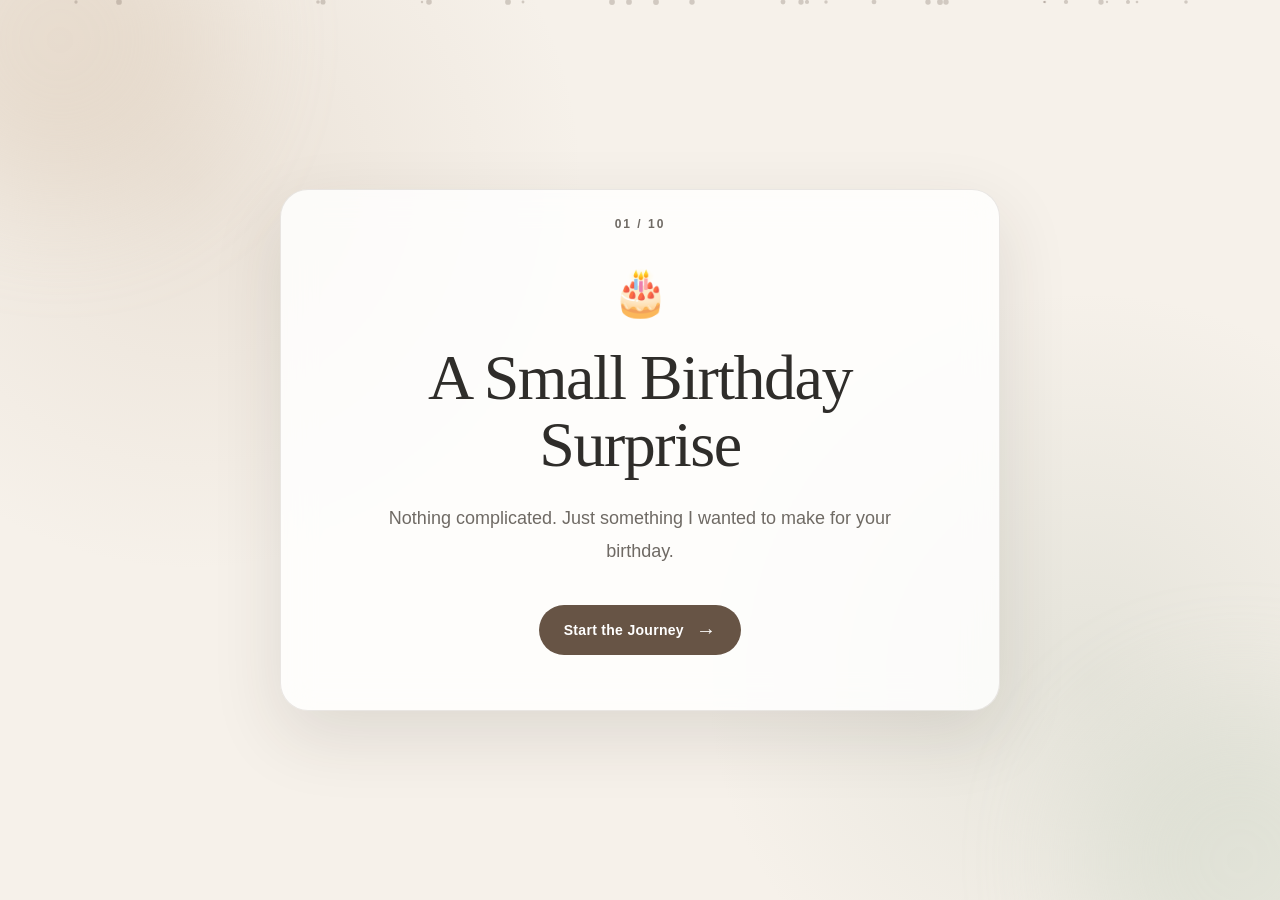
<file: index.html>
<!DOCTYPE html>
<html lang="en">
<head>
    <meta charset="UTF-8">
    <meta name="viewport" content="width=device-width, initial-scale=1.0">
    <title>A Small Birthday Surprise</title>
    <link rel="stylesheet" href="css/style.css">
</head>
<body data-page="1">
    <div class="background">
        <span class="orb orb-one"></span>
        <span class="orb orb-two"></span>
        <div class="particles"></div>
    </div>

    <main class="page">
        <div class="card">
            <div class="page-number">01 / 10</div>
            <div class="icon">🎂</div>
            <h1>A Small Birthday Surprise</h1>
            <p>Nothing complicated. Just something I wanted to make for your birthday.</p>

            

            <a class="next-button" href="page2.html">Start the Journey <span>→</span></a>
        </div>
    </main>

    <script src="js/script.js"></script>
</body>
</html>
</file>
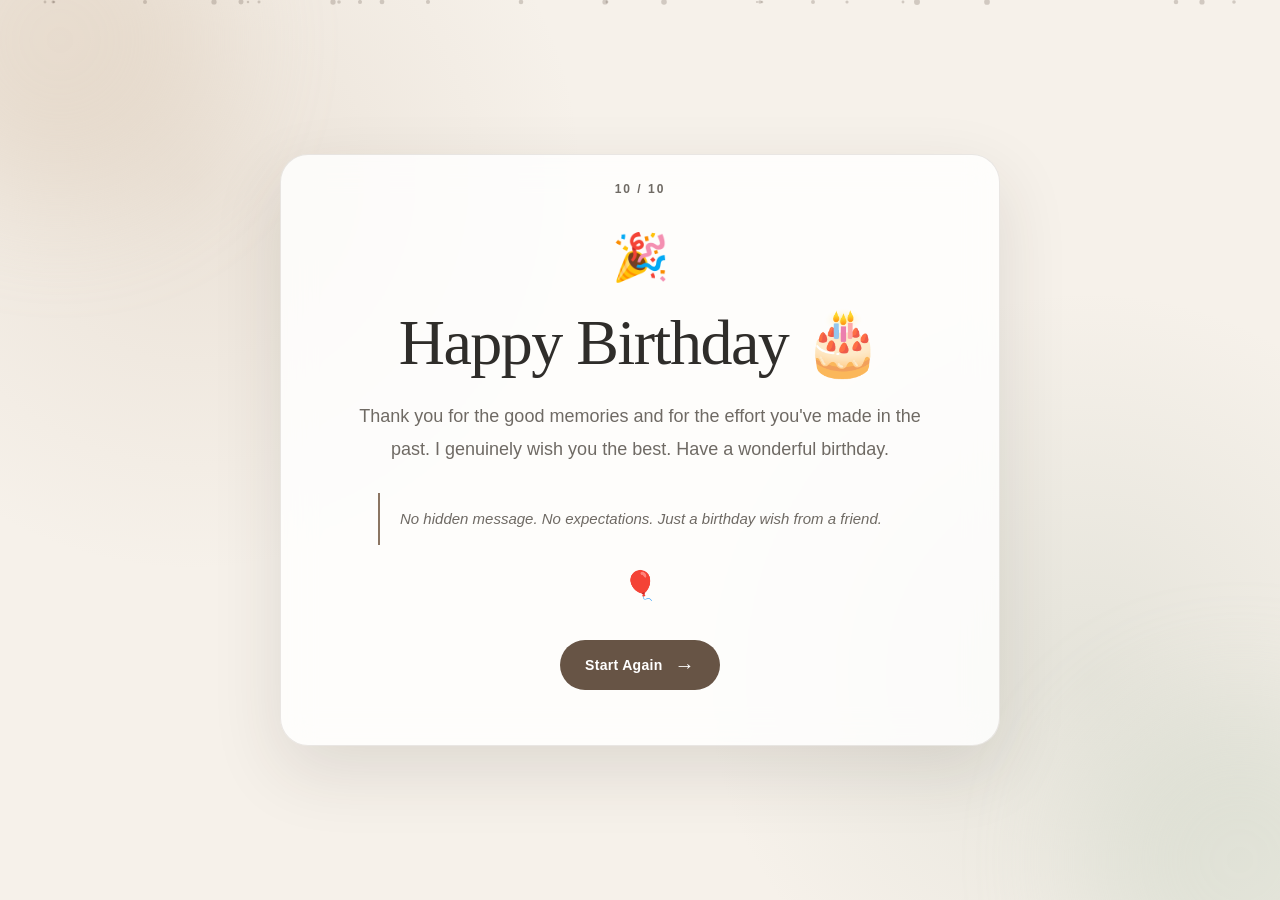
<file: page10.html>
<!DOCTYPE html>
<html lang="en">
<head>
    <meta charset="UTF-8">
    <meta name="viewport" content="width=device-width, initial-scale=1.0">
    <title>Happy Birthday 🎂</title>
    <link rel="stylesheet" href="css/style.css">
</head>
<body data-page="10">
    <div class="background">
        <span class="orb orb-one"></span>
        <span class="orb orb-two"></span>
        <div class="particles"></div>
    </div>

    <main class="page">
        <div class="card">
            <div class="page-number">10 / 10</div>
            <div class="icon">🎉</div>
            <h1>Happy Birthday 🎂</h1>
            <p>Thank you for the good memories and for the effort you've made in the past. I genuinely wish you the best. Have a wonderful birthday.</p>

            <div class="final-note">No hidden message. No expectations. Just a birthday wish from a friend.</div>
            <div class="confetti-trigger">🎈</div>

            <a class="next-button" href="index.html">Start Again <span>→</span></a>
        </div>
    </main>

    <script src="js/script.js"></script>
</body>
</html>
</file>
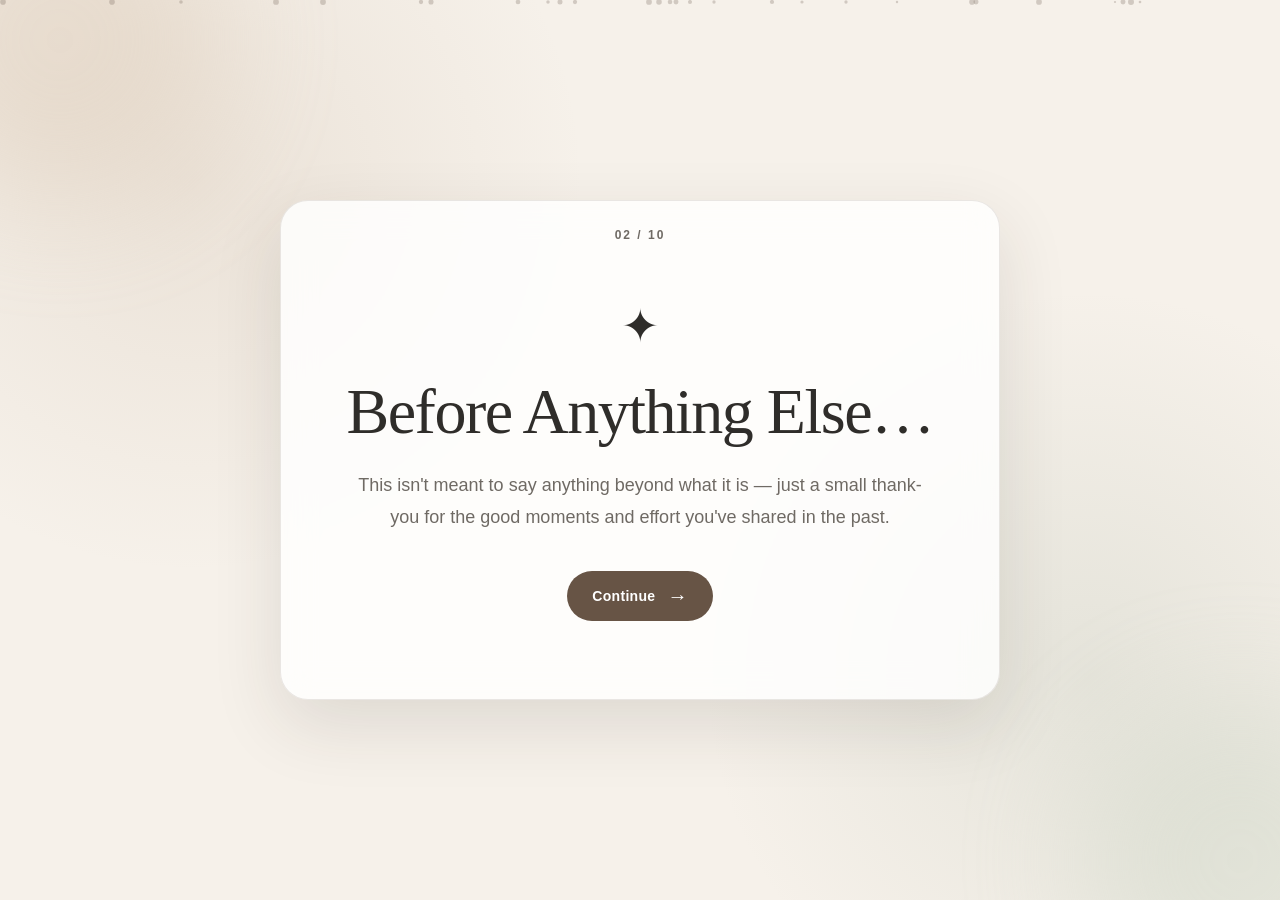
<file: page2.html>
<!DOCTYPE html>
<html lang="en">
<head>
    <meta charset="UTF-8">
    <meta name="viewport" content="width=device-width, initial-scale=1.0">
    <title>Before Anything Else…</title>
    <link rel="stylesheet" href="css/style.css">
</head>
<body data-page="2">
    <div class="background">
        <span class="orb orb-one"></span>
        <span class="orb orb-two"></span>
        <div class="particles"></div>
    </div>

    <main class="page">
        <div class="card">
            <div class="page-number">02 / 10</div>
            <div class="icon">✦</div>
            <h1>Before Anything Else…</h1>
            <p>This isn't meant to say anything beyond what it is — just a small thank-you for the good moments and effort you've shared in the past.</p>

            

            <a class="next-button" href="page3.html">Continue <span>→</span></a>
        </div>
    </main>

    <script src="js/script.js"></script>
</body>
</html>
</file>
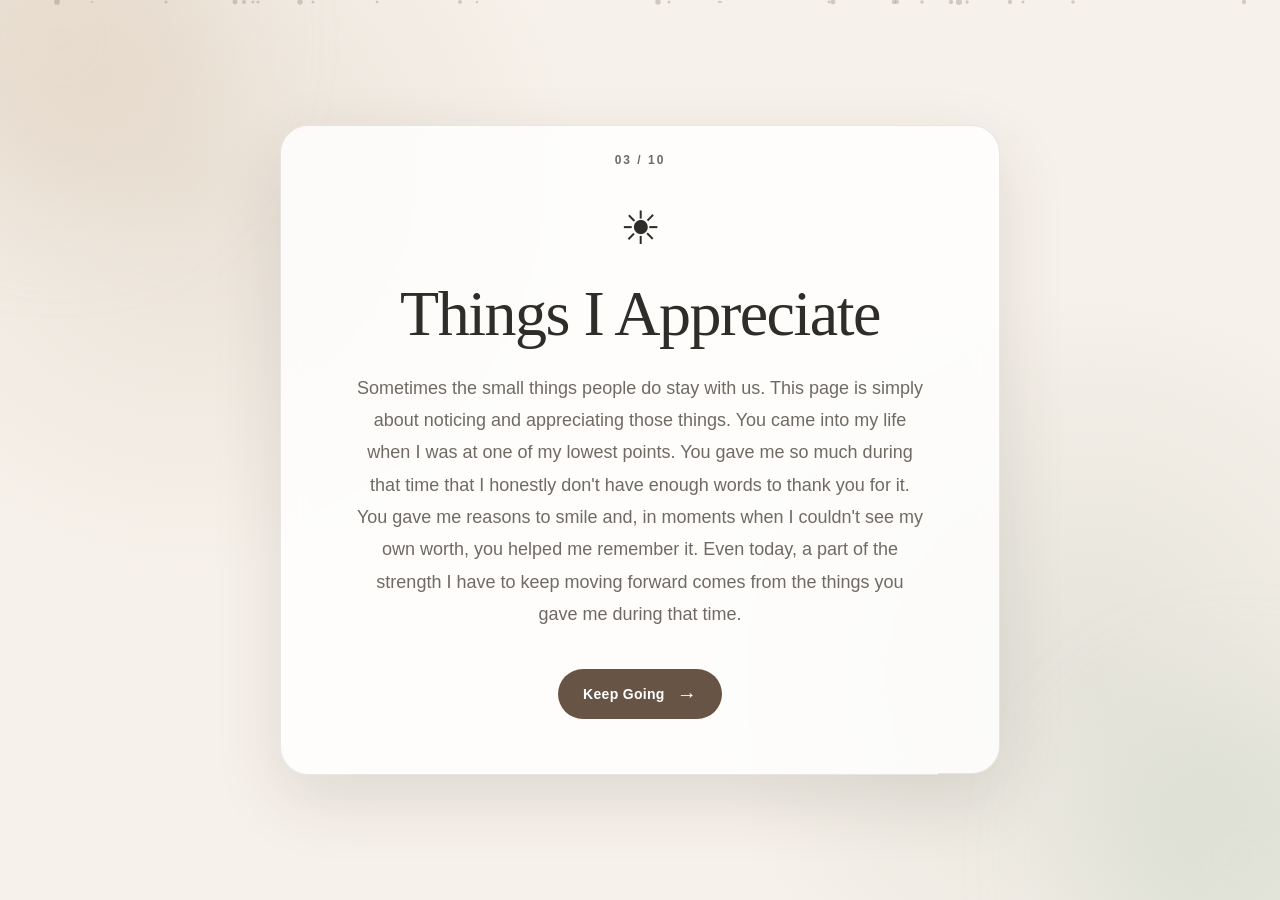
<file: page3.html>
<!DOCTYPE html>
<html lang="en">
<head>
    <meta charset="UTF-8">
    <meta name="viewport" content="width=device-width, initial-scale=1.0">
    <title>Things I Appreciate</title>
    <link rel="stylesheet" href="css/style.css">
</head>
<body data-page="3">
    <div class="background">
        <span class="orb orb-one"></span>
        <span class="orb orb-two"></span>
        <div class="particles"></div>
    </div>

    <main class="page">
        <div class="card">
            <div class="page-number">03 / 10</div>
            <div class="icon">☀</div>
            <h1>Things I Appreciate</h1>
            <p>Sometimes the small things people do stay with us. This page is simply about noticing and appreciating those things.

You came into my life when I was at one of my lowest points. You gave me so much during that time that I honestly don't have enough words to thank you for it. You gave me reasons to smile and, in moments when I couldn't see my own worth, you helped me remember it. Even today, a part of the strength I have to keep moving forward comes from the things you gave me during that time.</p>

            

            <a class="next-button" href="page4.html">Keep Going <span>→</span></a>
        </div>
    </main>

    <script src="js/script.js"></script>
</body>
</html>
</file>
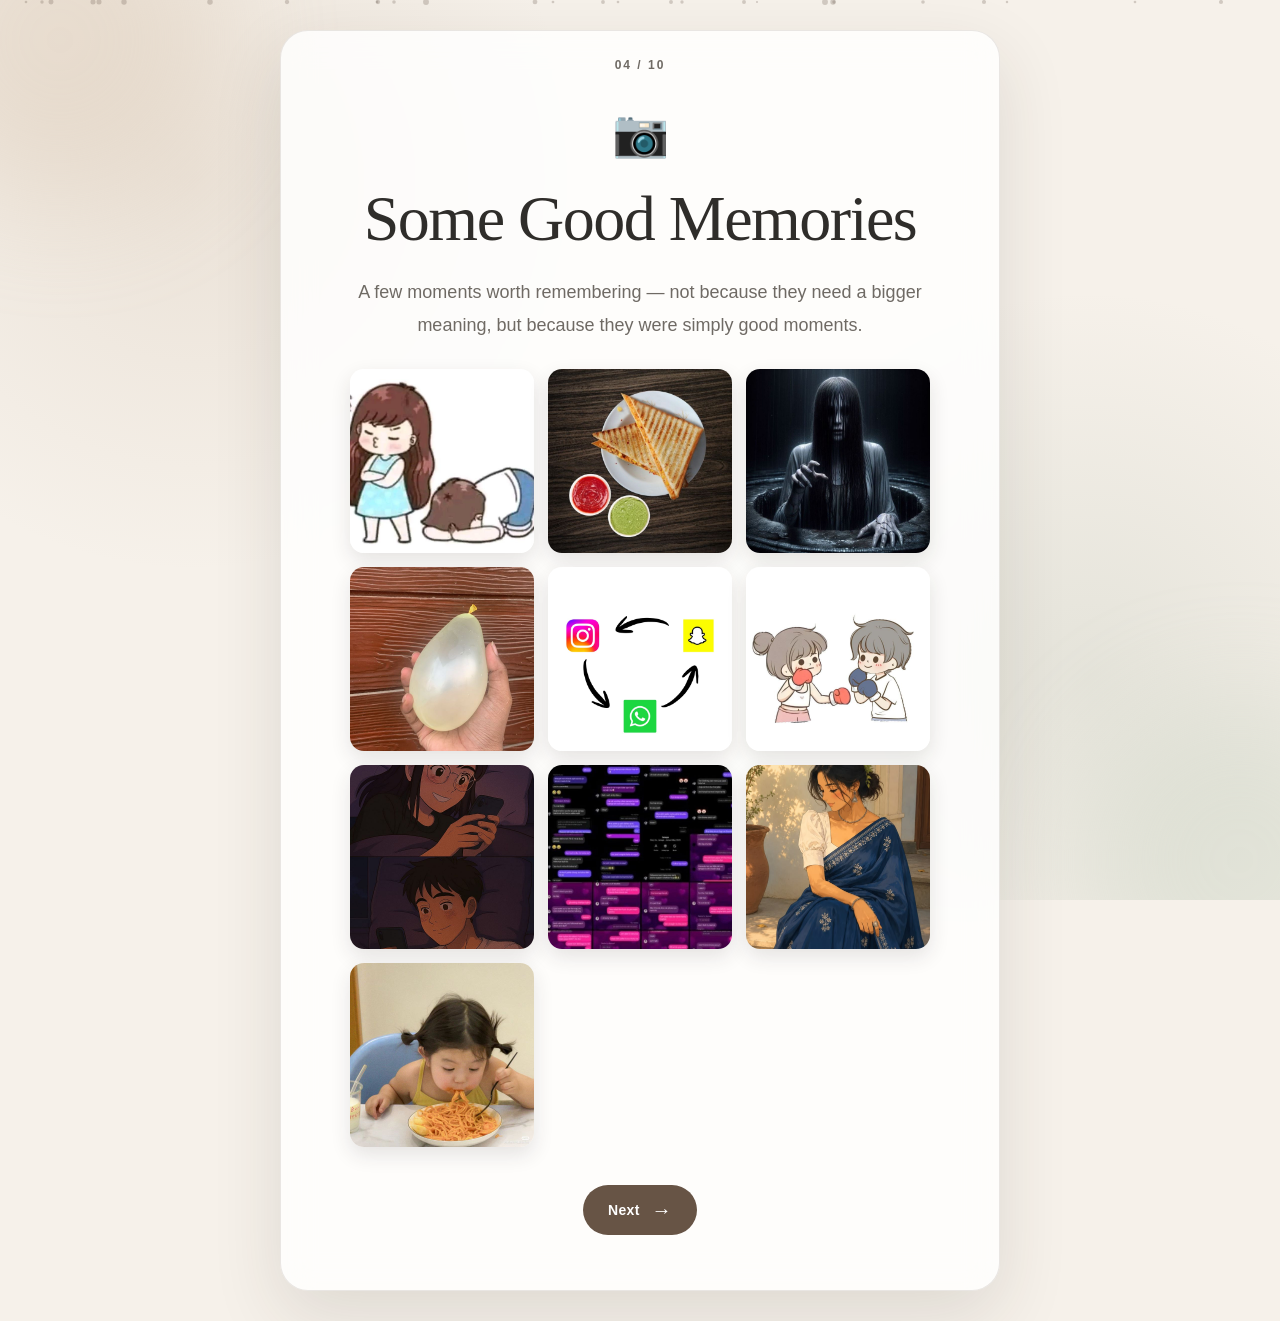
<file: page4.html>
<!DOCTYPE html>
<html lang="en">
<head>
    <meta charset="UTF-8">
    <meta name="viewport" content="width=device-width, initial-scale=1.0">
    <title>Some Good Memories</title>
    <link rel="stylesheet" href="css/style.css">
</head>
<body data-page="4">
    <div class="background">
        <span class="orb orb-one"></span>
        <span class="orb orb-two"></span>
        <div class="particles"></div>
    </div>

    <main class="page">
        <div class="card">
            <div class="page-number">04 / 10</div>
            <div class="icon">📷</div>
            <h1>Some Good Memories</h1>
            <p>A few moments worth remembering — not because they need a bigger meaning, but because they were simply good moments.</p>

            <div class="photo-grid">
                <img src="images/im8.jpg" alt="memory 1">
                <img src="images/img1.jpg" alt="memory 2">
                <img src="images/img2.jpg" alt="memory 3">
                <img src="images/img3.jpg" alt="memory 4">
                <img src="images/img4.jpg" alt="memory 5">
                <img src="images/img5.jpg" alt="memory 6">
                <img src="images/img7.jpg" alt="memory 7">
                <img src="images/img8.jpg" alt="memory 8">
                <img src="images/img9.jpg" alt="memory 9">
                <img src="images/img10.jpg" alt="memory 10">

                
            </div>

            <a class="next-button" href="page5.html">Next <span>→</span></a>
        </div>
    </main>

    <script src="js/script.js"></script>
</body>
</html>
</file>
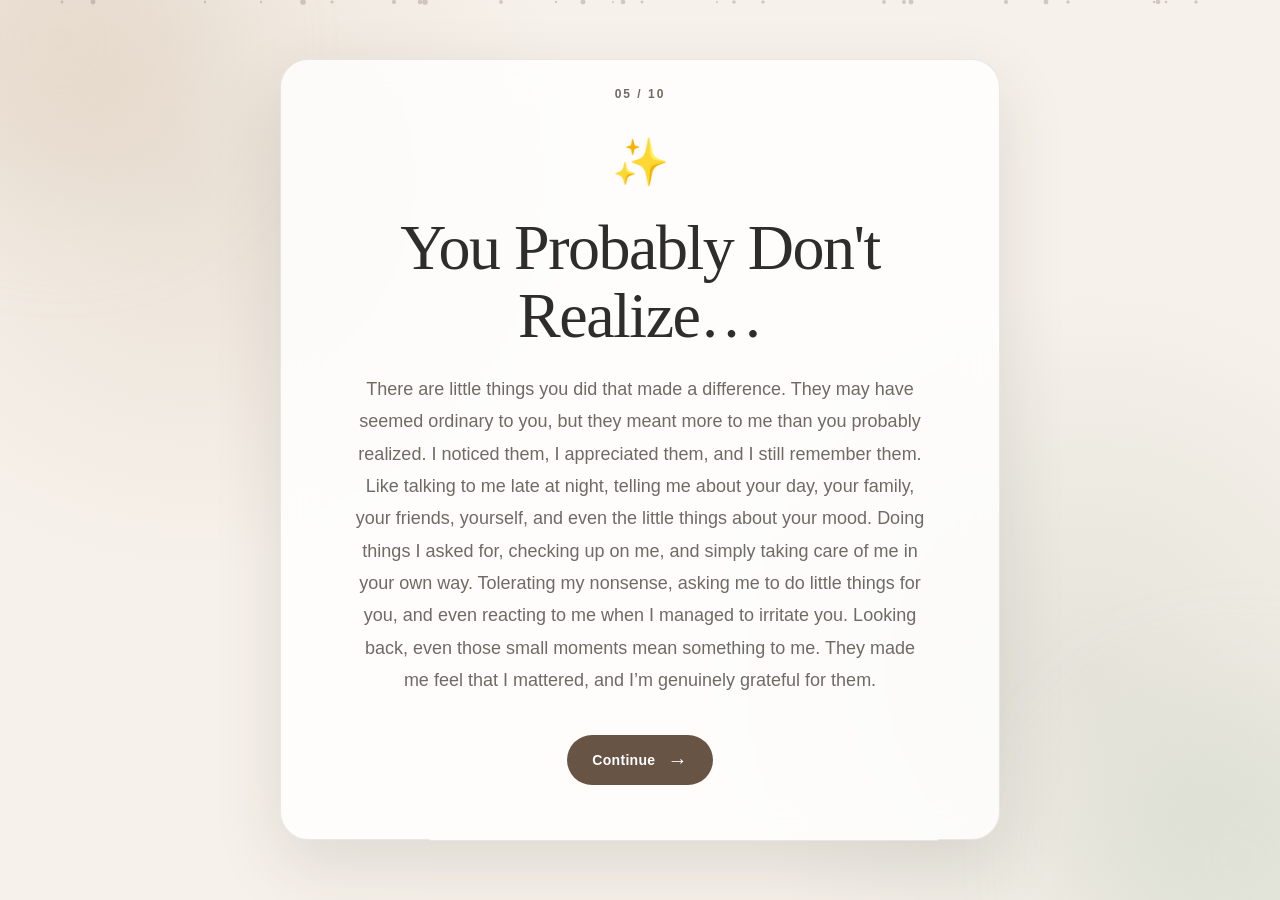
<file: page5.html>
<!DOCTYPE html>
<html lang="en">
<head>
    <meta charset="UTF-8">
    <meta name="viewport" content="width=device-width, initial-scale=1.0">
    <title>You Probably Don't Realize…</title>
    <link rel="stylesheet" href="css/style.css">
</head>
<body data-page="5">
    <div class="background">
        <span class="orb orb-one"></span>
        <span class="orb orb-two"></span>
        <div class="particles"></div>
    </div>

    <main class="page">
        <div class="card">
            <div class="page-number">05 / 10</div>
            <div class="icon">✨</div>
            <h1>You Probably Don't Realize…</h1>
            <p>There are little things you did that made a difference. They may have seemed ordinary to you, but they meant more to me than you probably realized. I noticed them, I appreciated them, and I still remember them.

Like talking to me late at night, telling me about your day, your family, your friends, yourself, and even the little things about your mood. Doing things I asked for, checking up on me, and simply taking care of me in your own way. Tolerating my nonsense, asking me to do little things for you, and even reacting to me when I managed to irritate you. Looking back, even those small moments mean something to me. They made me feel that I mattered, and I’m genuinely grateful for them.</p>

            

            <a class="next-button" href="page6.html">Continue <span>→</span></a>
        </div>
    </main>

    <script src="js/script.js"></script>
</body>
</html>
</file>
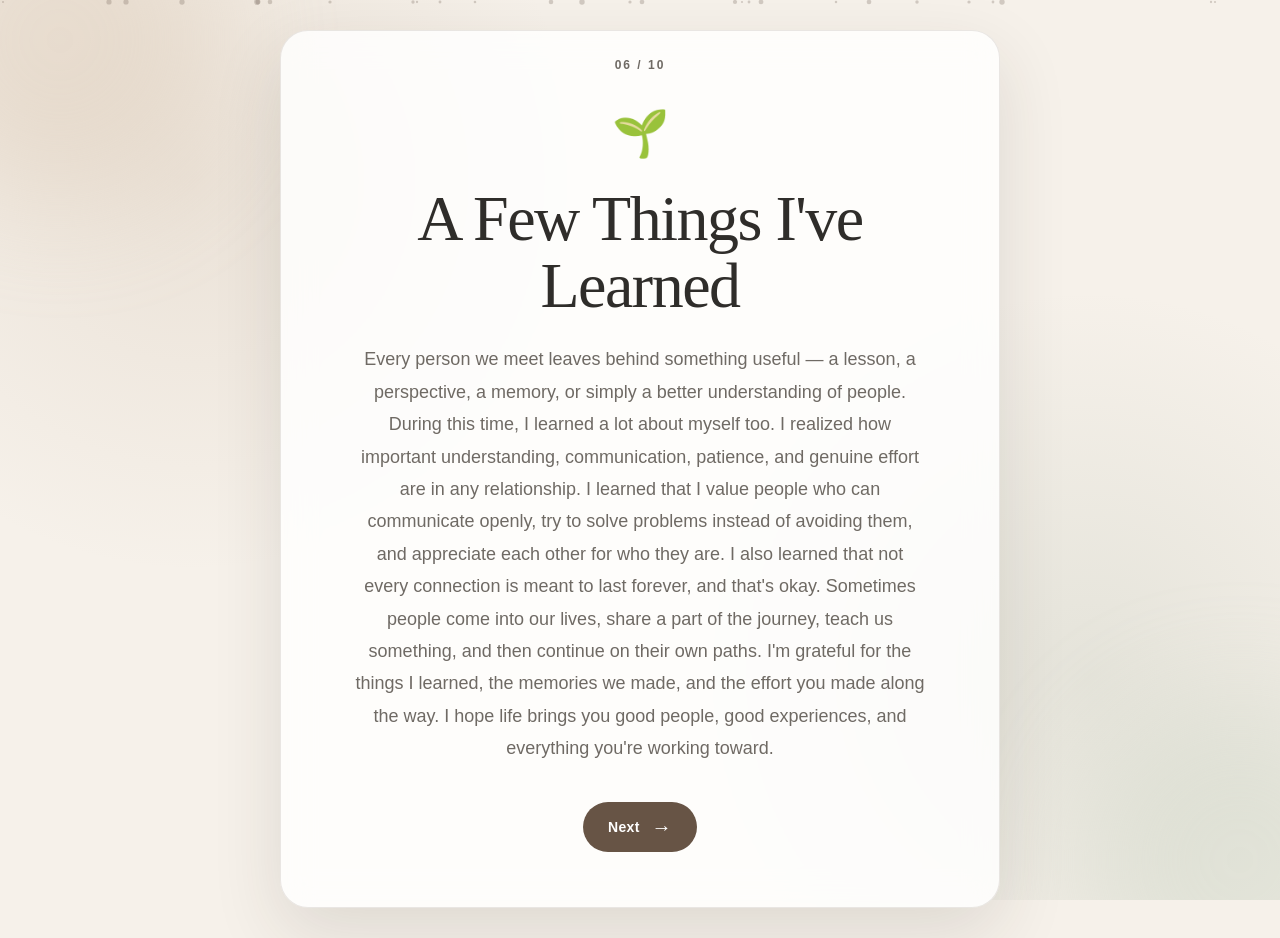
<file: page6.html>
<!DOCTYPE html>
<html lang="en">
<head>
    <meta charset="UTF-8">
    <meta name="viewport" content="width=device-width, initial-scale=1.0">
    <title>A Few Things I've Learned</title>
    <link rel="stylesheet" href="css/style.css">
</head>
<body data-page="6">
    <div class="background">
        <span class="orb orb-one"></span>
        <span class="orb orb-two"></span>
        <div class="particles"></div>
    </div>

    <main class="page">
        <div class="card">
            <div class="page-number">06 / 10</div>
            <div class="icon">🌱</div>
            <h1>A Few Things I've Learned</h1>
            <p>Every person we meet leaves behind something useful — a lesson, a perspective, a memory, or simply a better understanding of people.

During this time, I learned a lot about myself too. I realized how important understanding, communication, patience, and genuine effort are in any relationship. I learned that I value people who can communicate openly, try to solve problems instead of avoiding them, and appreciate each other for who they are.

I also learned that not every connection is meant to last forever, and that's okay. Sometimes people come into our lives, share a part of the journey, teach us something, and then continue on their own paths.

I'm grateful for the things I learned, the memories we made, and the effort you made along the way. I hope life brings you good people, good experiences, and everything you're working toward.</p>

            

            <a class="next-button" href="page7.html">Next <span>→</span></a>
        </div>
    </main>

    <script src="js/script.js"></script>
</body>
</html>
</file>
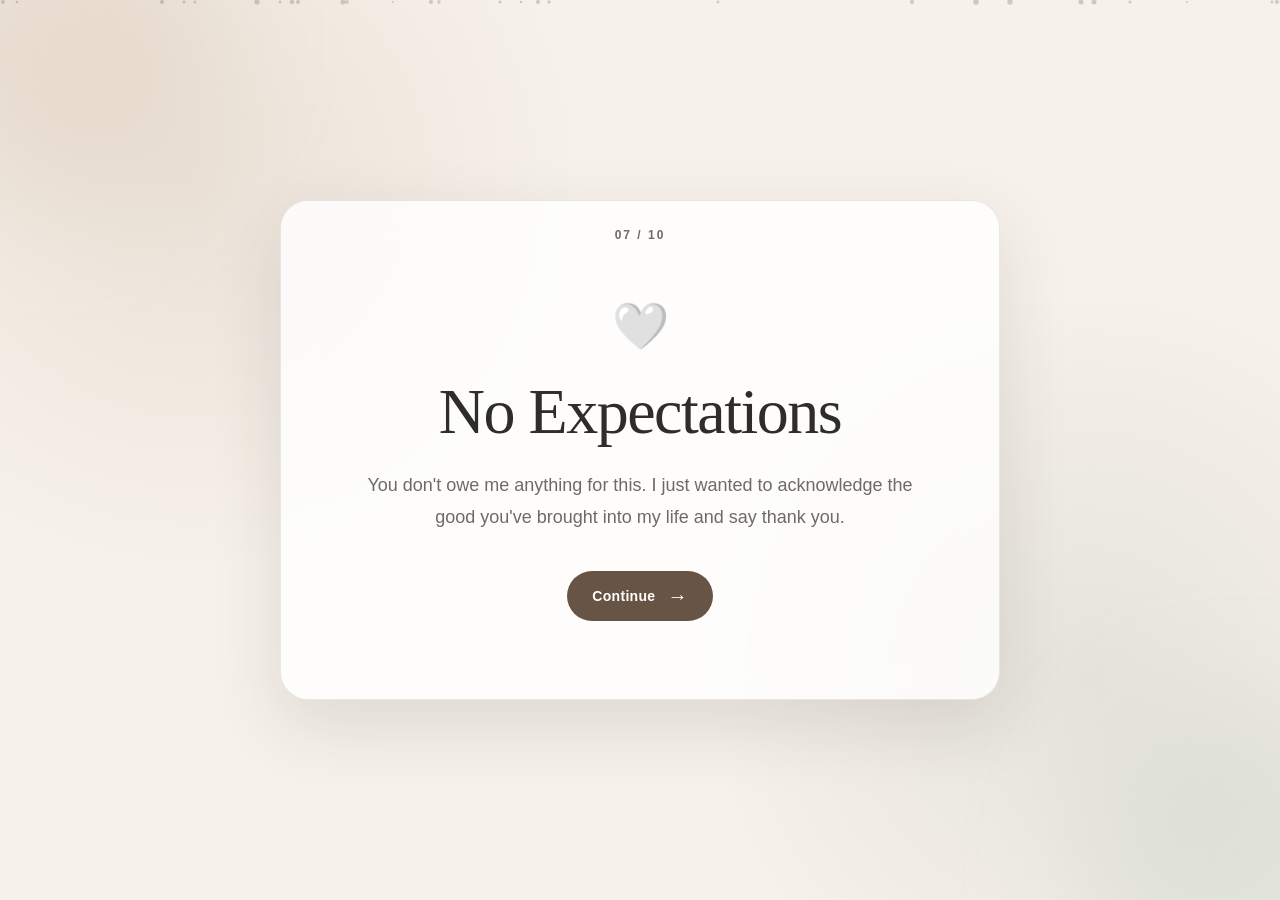
<file: page7.html>
<!DOCTYPE html>
<html lang="en">
<head>
    <meta charset="UTF-8">
    <meta name="viewport" content="width=device-width, initial-scale=1.0">
    <title>No Expectations</title>
    <link rel="stylesheet" href="css/style.css">
</head>
<body data-page="7">
    <div class="background">
        <span class="orb orb-one"></span>
        <span class="orb orb-two"></span>
        <div class="particles"></div>
    </div>

    <main class="page">
        <div class="card">
            <div class="page-number">07 / 10</div>
            <div class="icon">🤍</div>
            <h1>No Expectations</h1>
            <p>You don't owe me anything for this. I just wanted to acknowledge the good you've brought into my life and say thank you.</p>

            

            <a class="next-button" href="page8.html">Continue <span>→</span></a>
        </div>
    </main>

    <script src="js/script.js"></script>
</body>
</html>
</file>
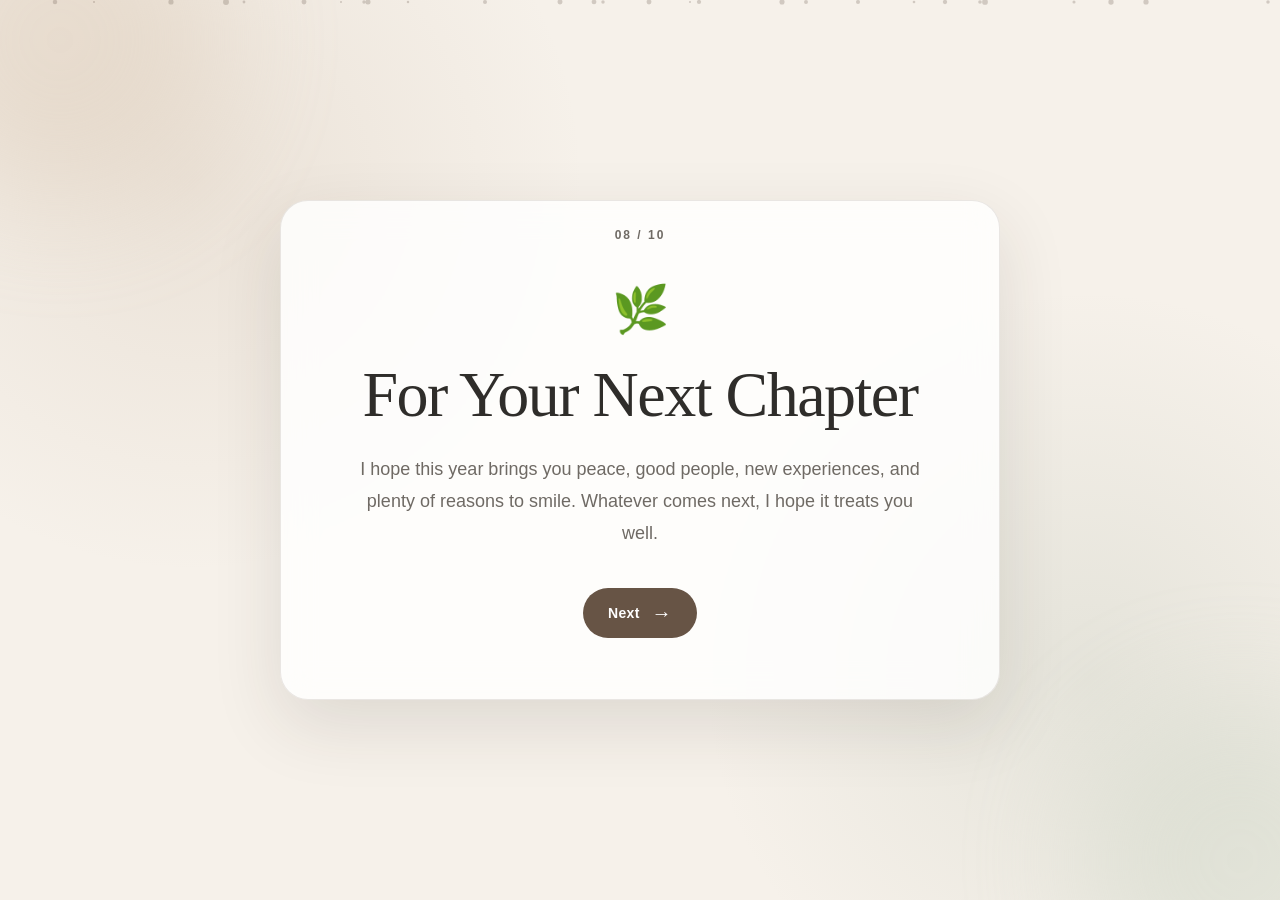
<file: page8.html>
<!DOCTYPE html>
<html lang="en">
<head>
    <meta charset="UTF-8">
    <meta name="viewport" content="width=device-width, initial-scale=1.0">
    <title>For Your Next Chapter</title>
    <link rel="stylesheet" href="css/style.css">
</head>
<body data-page="8">
    <div class="background">
        <span class="orb orb-one"></span>
        <span class="orb orb-two"></span>
        <div class="particles"></div>
    </div>

    <main class="page">
        <div class="card">
            <div class="page-number">08 / 10</div>
            <div class="icon">🌿</div>
            <h1>For Your Next Chapter</h1>
            <p>I hope this year brings you peace, good people, new experiences, and plenty of reasons to smile. Whatever comes next, I hope it treats you well.</p>

            

            <a class="next-button" href="page9.html">Next <span>→</span></a>
        </div>
    </main>

    <script src="js/script.js"></script>
</body>
</html>
</file>
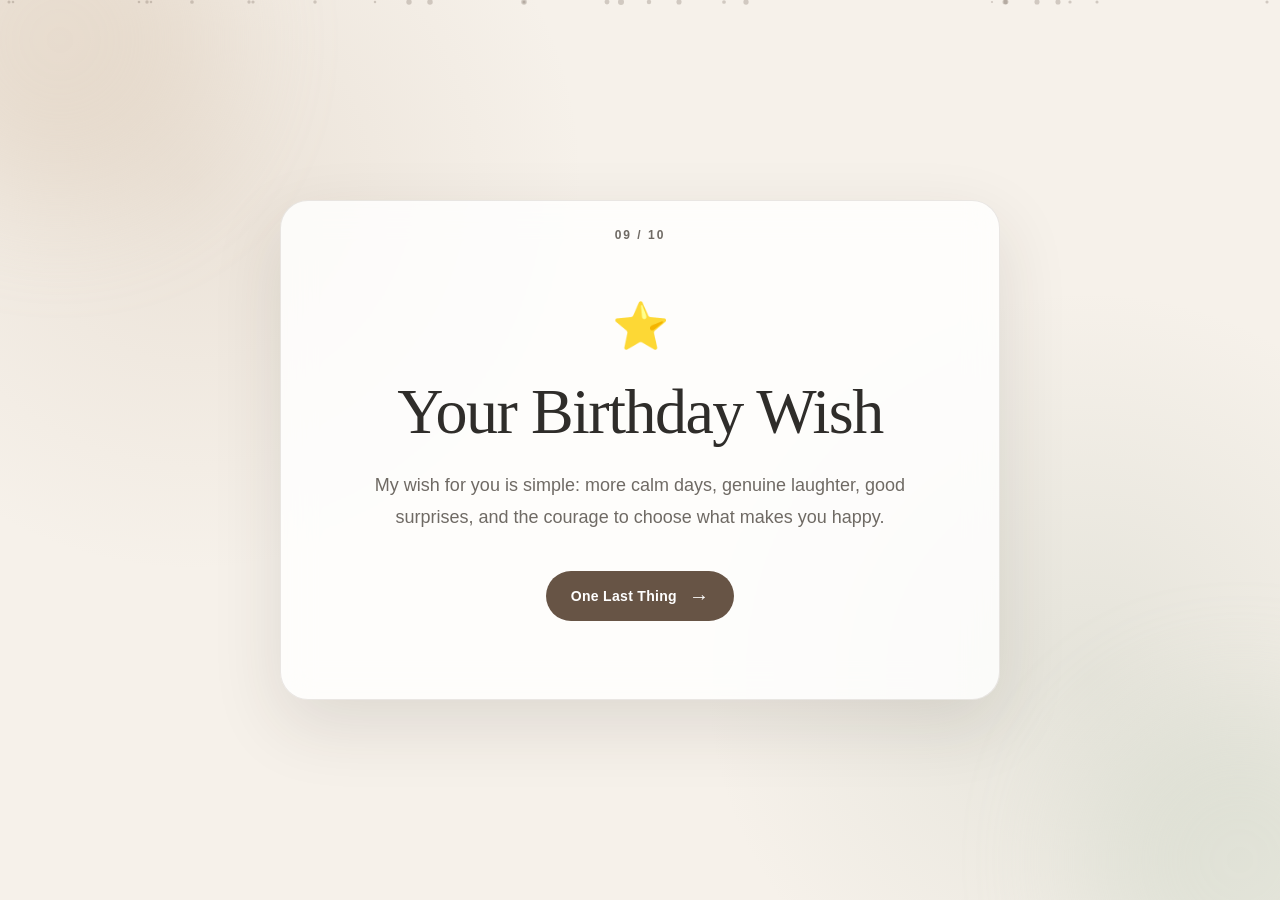
<file: page9.html>
<!DOCTYPE html>
<html lang="en">
<head>
    <meta charset="UTF-8">
    <meta name="viewport" content="width=device-width, initial-scale=1.0">
    <title>Your Birthday Wish</title>
    <link rel="stylesheet" href="css/style.css">
</head>
<body data-page="9">
    <div class="background">
        <span class="orb orb-one"></span>
        <span class="orb orb-two"></span>
        <div class="particles"></div>
    </div>

    <main class="page">
        <div class="card">
            <div class="page-number">09 / 10</div>
            <div class="icon">⭐</div>
            <h1>Your Birthday Wish</h1>
            <p>My wish for you is simple: more calm days, genuine laughter, good surprises, and the courage to choose what makes you happy.</p>

            

            <a class="next-button" href="page10.html">One Last Thing <span>→</span></a>
        </div>
    </main>

    <script src="js/script.js"></script>
</body>
</html>
</file>
<file: css/style.css>
*{margin:0;padding:0;box-sizing:border-box}:root{--bg:#f6f1ea;--card:rgba(255,255,255,.82);--text:#2f2d2a;--muted:#6f6a64;--accent:#8b7562;--accent-dark:#675445;--border:rgba(80,65,50,.12)}body{min-height:100vh;font-family:Georgia,"Times New Roman",serif;color:var(--text);background:var(--bg);overflow-x:hidden}.background{position:fixed;inset:0;overflow:hidden;z-index:-1;background:radial-gradient(circle at 15% 20%,rgba(183,157,130,.18),transparent 30%),radial-gradient(circle at 85% 75%,rgba(150,165,145,.18),transparent 30%),var(--bg)}.orb{position:absolute;width:320px;height:320px;border-radius:50%;filter:blur(60px);opacity:.35;animation:drift 10s ease-in-out infinite alternate}.orb-one{top:-120px;left:-100px;background:#d7c3ad}.orb-two{right:-120px;bottom:-120px;background:#c5d0bf;animation-delay:-4s}.page{min-height:100vh;display:grid;place-items:center;padding:30px 18px}.card{position:relative;width:min(720px,100%);min-height:500px;padding:75px 55px 55px;display:flex;flex-direction:column;align-items:center;justify-content:center;text-align:center;background:var(--card);border:1px solid var(--border);border-radius:28px;box-shadow:0 25px 70px rgba(50,40,30,.12);backdrop-filter:blur(16px);animation:appear .8s ease both}.page-number{position:absolute;top:28px;left:50%;transform:translateX(-50%);font:600 12px/1 Arial,sans-serif;letter-spacing:2px;color:var(--muted)}.icon{font-size:46px;margin-bottom:25px;animation:float 3s ease-in-out infinite}h1{font-size:clamp(38px,7vw,64px);line-height:1.05;font-weight:500;letter-spacing:-1.5px;margin-bottom:24px}p{max-width:570px;font:18px/1.8 Arial,sans-serif;color:var(--muted)}.photo-grid{width:100%;max-width:580px;display:grid;grid-template-columns:repeat(3,1fr);gap:14px;margin-top:28px}.photo-grid img{width:100%;aspect-ratio:1/1;object-fit:cover;display:block;border-radius:14px;box-shadow:0 8px 20px rgba(50,40,30,.12);transition:transform .3s ease,box-shadow .3s ease}.photo-grid img:hover{transform:translateY(-6px);box-shadow:0 14px 30px rgba(50,40,30,.18)}.photo-placeholder{aspect-ratio:1/1;display:grid;place-items:center;border-radius:14px;background:#e7dfd6;color:#887d72;font:13px Arial,sans-serif}.hint{margin-top:12px;font-size:12px}.next-button{display:inline-flex;align-items:center;gap:12px;margin-top:38px;padding:15px 25px;border-radius:999px;background:var(--accent-dark);color:white;text-decoration:none;font:600 14px/1 Arial,sans-serif;letter-spacing:.3px;transition:transform .25s ease,box-shadow .25s ease,background .25s ease}.next-button:hover{transform:translateY(-3px);background:var(--accent);box-shadow:0 10px 25px rgba(60,45,35,.18)}.next-button span{font-size:20px;transition:transform .25s ease}.next-button:hover span{transform:translateX(4px)}.final-note{margin-top:28px;padding:14px 20px;border-left:2px solid var(--accent);color:var(--muted);font:italic 15px/1.6 Arial,sans-serif}.confetti-trigger{margin-top:24px;font-size:28px;cursor:pointer}.particles{position:absolute;inset:0;pointer-events:none}.particle{position:absolute;width:4px;height:4px;border-radius:50%;background:rgba(100,85,70,.25);animation:rise linear infinite}@keyframes appear{from{opacity:0;transform:translateY(25px) scale(.98)}to{opacity:1;transform:translateY(0) scale(1)}}@keyframes float{0%,100%{transform:translateY(0)}50%{transform:translateY(-8px)}}@keyframes drift{from{transform:translate(0,0) scale(1)}to{transform:translate(50px,-30px) scale(1.08)}}@keyframes rise{from{transform:translateY(105vh);opacity:0}15%{opacity:1}to{transform:translateY(-10vh);opacity:0}}@media(max-width:600px){.page{padding:20px 12px}.card{min-height:570px;padding:65px 22px 45px;border-radius:22px}.page-number{top:24px}h1{font-size:42px}p{font-size:16px;line-height:1.7}.photo-grid{grid-template-columns:repeat(2,1fr);gap:9px}.next-button{margin-top:30px}}
</file>
